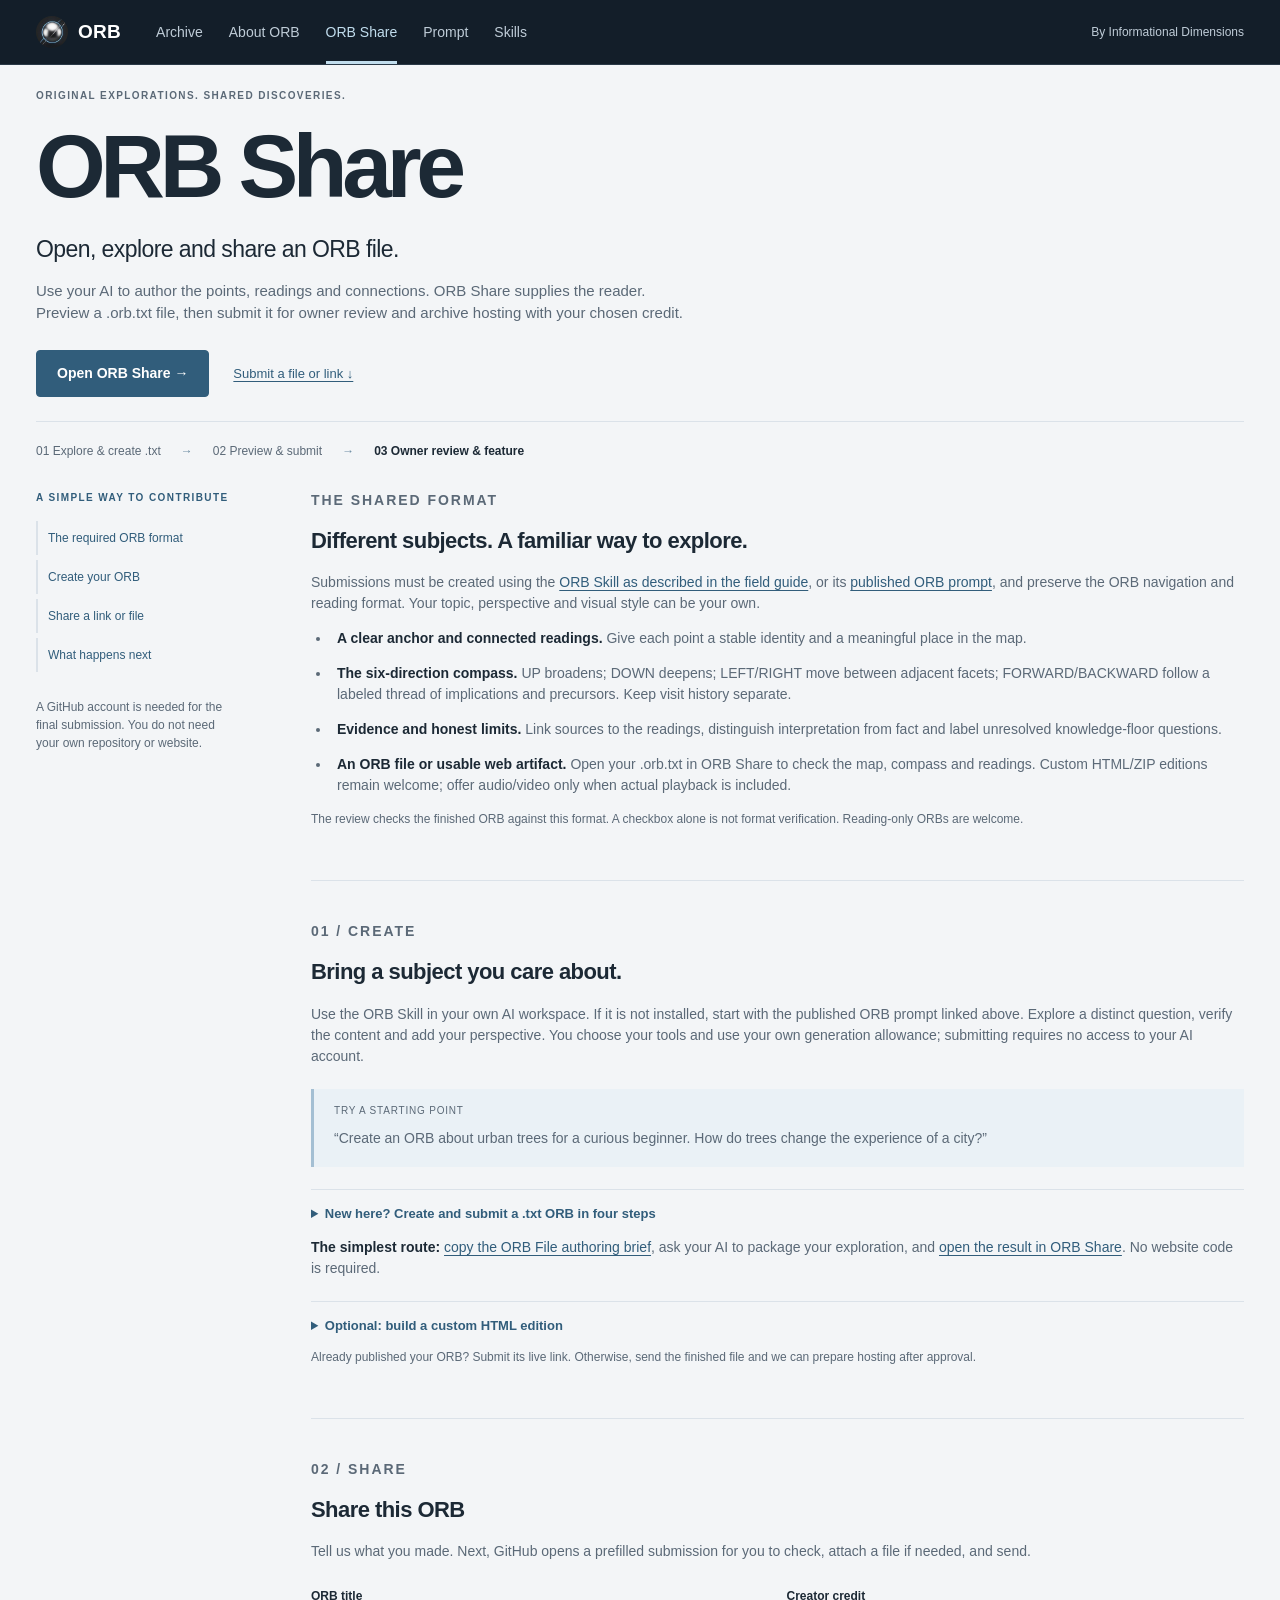
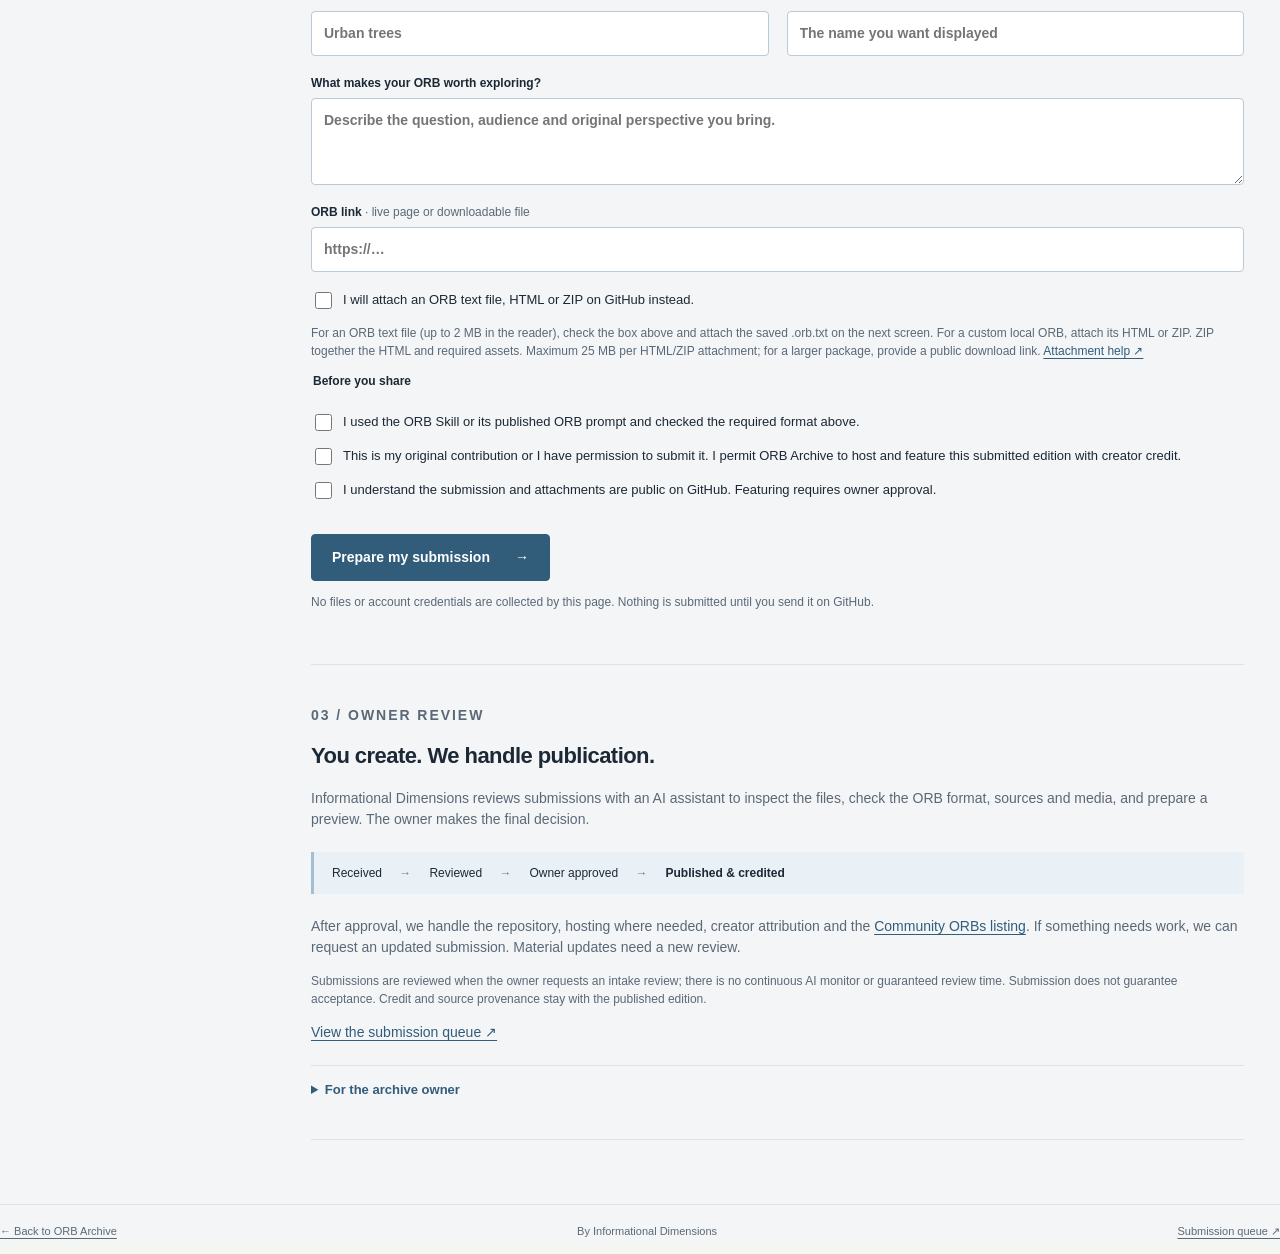
<file: index.html>
<!doctype html>
<html lang="en"><head><meta charset="utf-8"><meta name="viewport" content="width=device-width,initial-scale=1"><title>ORB Share · Create, submit, get featured</title><meta name="description" content="Create an original ORB using the ORB Skill, share a link or file, and submit it for owner review. We handle hosting and the archive listing after approval."><link rel="stylesheet" href="share.css?v=orbfile1"><link rel="stylesheet" href="site-shell.css"><link rel="stylesheet" href="brand.css"></head><body>
<a class="skip" href="#submit">Skip to submission</a><header class="site-header"><div class="header-inner"><a class="brand" href="https://visualizationcreation.github.io/orb-archive/" aria-label="ORB archive home">ORB</a><nav class="nav" aria-label="Main navigation"><a href="https://visualizationcreation.github.io/orb-archive/">Archive</a><a href="https://visualizationcreation.github.io/orb-archive/about.html">About ORB</a><a href="tool.html" aria-current="page">ORB Share</a><a href="https://visualizationcreation.github.io/orbbasic/">Prompt</a><a href="https://visualizationcreation.github.io/orbplugin/">Skills</a></nav><span class="attribution">By Informational Dimensions</span></div></header>
<main class="workspace"><section class="intro"><div class="intro-inner"><p class="eyebrow">ORIGINAL EXPLORATIONS. SHARED DISCOVERIES.</p><h1>ORB Share</h1><p class="lead">Open, explore and share an ORB file.</p><p>Use your AI to author the points, readings and connections. ORB Share supplies the reader. Preview a .orb.txt file, then submit it for owner review and archive hosting with your chosen credit.</p><a class="button" href="tool.html">Open ORB Share →</a> <a class="intro-secondary" href="#submit">Submit a file or link ↓</a><div class="route" aria-label="Sharing stages"><span>01 Explore &amp; create .txt</span><i>→</i><span>02 Preview &amp; submit</span><i>→</i><strong>03 Owner review &amp; feature</strong></div></div></section>
<div class="guide" id="walkthrough"><aside><p class="eyebrow">A SIMPLE WAY TO CONTRIBUTE</p><nav aria-label="Walkthrough steps"><a href="#format">The required ORB format</a><a href="#create">Create your ORB</a><a href="#submit">Share a link or file</a><a href="#review">What happens next</a></nav><p>A GitHub account is needed for the final submission. You do not need your own repository or website.</p></aside><div class="steps">
<section class="step" id="format"><p class="eyebrow">THE SHARED FORMAT</p><h2>Different subjects. A familiar way to explore.</h2><p>Submissions must be created using the <a href="https://visualizationcreation.github.io/the-orb-skill/">ORB Skill as described in the field guide</a>, or its <a href="https://visualizationcreation.github.io/orbbasic/">published ORB prompt</a>, and preserve the ORB navigation and reading format. Your topic, perspective and visual style can be your own.</p><ul><li><strong>A clear anchor and connected readings.</strong> Give each point a stable identity and a meaningful place in the map.</li><li><strong>The six-direction compass.</strong> UP broadens; DOWN deepens; LEFT/RIGHT move between adjacent facets; FORWARD/BACKWARD follow a labeled thread of implications and precursors. Keep visit history separate.</li><li><strong>Evidence and honest limits.</strong> Link sources to the readings, distinguish interpretation from fact and label unresolved knowledge-floor questions.</li><li><strong>An ORB file or usable web artifact.</strong> Open your .orb.txt in ORB Share to check the map, compass and readings. Custom HTML/ZIP editions remain welcome; offer audio/video only when actual playback is included.</li></ul><p class="small">The review checks the finished ORB against this format. A checkbox alone is not format verification. Reading-only ORBs are welcome.</p></section>
<section class="step" id="create"><p class="eyebrow">01 / CREATE</p><h2>Bring a subject you care about.</h2><p>Use the ORB Skill in your own AI workspace. If it is not installed, start with the published ORB prompt linked above. Explore a distinct question, verify the content and add your perspective. You choose your tools and use your own generation allowance; submitting requires no access to your AI account.</p><div class="example"><span>TRY A STARTING POINT</span><p>“Create an ORB about urban trees for a curious beginner. How do trees change the experience of a city?”</p></div><details><summary>New here? Create and submit a .txt ORB in four steps</summary><ol><li><strong>Explore a topic.</strong> Copy the <a href="https://visualizationcreation.github.io/orbbasic/">ORB prompt</a> into your AI chat, then type <code>/orb your topic</code>. Follow questions and check sources.</li><li><strong>Create the file.</strong> In <a href="https://visualizationcreation.github.io/orb-share/tool.html#author">ORB Share, copy the authoring brief</a> into that same chat. Ask for your exploration as an ORB File 1 named <code>your-topic.orb.txt</code>. No HTML or plugin installation is needed.</li><li><strong>Preview and save.</strong> Open the AI’s file in ORB Share. If it gives you text instead, copy the JSON inside its code block, choose <strong>Paste text → Check &amp; open</strong>, then <strong>Save ORB file</strong>. If there are errors, copy them back to your AI and ask it to fix the file.</li><li><strong>Submit for review.</strong> Choose <strong>Prepare submission</strong>, check your title and public creator credit, then continue to GitHub. Sign in or create a GitHub account, attach the saved <code>.orb.txt</code> to the issue description, and submit. Keep the issue link as your receipt. Previewing does not upload the file or publish it.</li></ol></details><p><strong>The simplest route:</strong> <a href="tool.html#author">copy the ORB File authoring brief</a>, ask your AI to package your exploration, and <a href="tool.html">open the result in ORB Share</a>. No website code is required.</p><details id="build"><summary>Optional: build a custom HTML edition</summary><p>After exploring your topic, ask for a complete ORB Web artifact. Use this brief with the ORB Skill or public prompt:</p><textarea id="build-prompt" rows="9" readonly aria-label="ORB webpage build prompt">Turn our exploration into a complete ORB Web artifact. Create index.html and any needed assets. Preserve the topic, audience, stable point IDs, readings and linked evidence. Include a visible six-direction compass: UP broadens; DOWN deepens explanation or scale; LEFT/RIGHT visit adjacent facets; FORWARD/BACKWARD follow implications and precursors on a labeled thread. Keep history Back separate. Include a browsable map, a route home, readable sources, mobile and keyboard support, and a continuation prompt. At the limits of evidence, author a clearly labeled knowledge-floor question with its known basis and uncertainty. Do not invent settled answers. Link back to https://visualizationcreation.github.io/orb-archive/. Only offer audio or video if real playback assets are supplied. Verify all controls and give me the complete files for GitHub Pages. Package a self-contained reading ORB as an HTML file, or put index.html and all required assets in a ZIP. Keep personal chat history and private notes out of the submitted package. Include creator credit and media/source provenance. Add a Share this ORB link to https://visualizationcreation.github.io/orb-share/#submit.</textarea><button type="button" data-copy="build-prompt">Copy build brief</button><p>Test the finished page before submitting. Keep required images and audio with the HTML. A narration script is not recorded audio; an Active or Rest Journey film is optional.</p></details><p class="small" id="publish">Already published your ORB? Submit its live link. Otherwise, send the finished file and we can prepare hosting after approval.</p></section>
<section class="step" id="submit"><span id="listing"></span><p class="eyebrow">02 / SHARE</p><h2>Share this ORB</h2><p>Tell us what you made. Next, GitHub opens a prefilled submission for you to check, attach a file if needed, and send.</p><form id="intake-form"><div class="form-grid"><label>ORB title<input name="title" required minlength="3" maxlength="80" placeholder="Urban trees"></label><label>Creator credit<input name="credit" required maxlength="60" placeholder="The name you want displayed"></label></div><label>What makes your ORB worth exploring?<textarea name="summary" required minlength="20" maxlength="400" rows="3" placeholder="Describe the question, audience and original perspective you bring."></textarea></label><label>ORB link <span class="muted">· live page or downloadable file</span><input name="url" type="url" maxlength="500" placeholder="https://…" aria-describedby="file-help"></label><label class="check full"><input type="checkbox" name="attach" id="attach"> I will attach an ORB text file, HTML or ZIP on GitHub instead.</label><p class="small" id="file-help">For an ORB text file (up to 2 MB in the reader), check the box above and attach the saved .orb.txt on the next screen. For a custom local ORB, attach its HTML or ZIP. ZIP together the HTML and required assets. Maximum 25 MB per HTML/ZIP attachment; for a larger package, provide a public download link. <a href="https://docs.github.com/en/get-started/writing-on-github/working-with-advanced-formatting/attaching-files">Attachment help ↗</a></p><fieldset><legend>Before you share</legend><label class="check full"><input type="checkbox" name="format" required> I used the ORB Skill or its published ORB prompt and checked the required format above.</label><label class="check full"><input type="checkbox" name="rights" required> This is my original contribution or I have permission to submit it. I permit ORB Archive to host and feature this submitted edition with creator credit.</label><label class="check full"><input type="checkbox" name="public" required> I understand the submission and attachments are public on GitHub. Featuring requires owner approval.</label></fieldset><button class="button" type="submit">Prepare my submission <span>→</span></button><p class="small">No files or account credentials are collected by this page. Nothing is submitted until you send it on GitHub.</p><p id="form-error" role="alert"></p></form>
<div id="generated" hidden><h3>Ready for your final check.</h3><p id="next-step"></p><a id="github-submit" class="button" href="https://github.com/visualizationcreation/orb-share/issues/new">Continue to GitHub <span>↗</span></a><p class="small">Sign in if asked. Review the prefilled text, wait for any attachment upload to finish, then click <strong>Create</strong> or <strong>Submit new issue</strong>. The resulting issue is your submission receipt and review thread.</p><details><summary>Preview or copy the submission text</summary><textarea id="submission-text" readonly rows="14" aria-label="Submission text"></textarea><button type="button" data-copy="submission-text">Copy submission text</button></details></div><noscript><p>JavaScript is off. <a href="https://github.com/visualizationcreation/orb-share/issues/new?title=ORB%20submission&body=ORB%20title%3A%0ACreator%20credit%3A%0ASummary%3A%0ALink%20or%20attach%20HTML%2FZIP%3A%0A%0APlease%20confirm%20ORB%20format%20and%20permission%20to%20host%20with%20credit.">Open a submission on GitHub</a>, provide the details and attach your file or link. Read the format and permission requirements above.</p></noscript></section>
<section class="step" id="review"><p class="eyebrow">03 / OWNER REVIEW</p><h2>You create. We handle publication.</h2><p>Informational Dimensions reviews submissions with an AI assistant to inspect the files, check the ORB format, sources and media, and prepare a preview. The owner makes the final decision.</p><div class="review-flow"><span>Received</span><span>Reviewed</span><span>Owner approved</span><strong>Published &amp; credited</strong></div><p>After approval, we handle the repository, hosting where needed, creator attribution and the <a href="https://visualizationcreation.github.io/orb-archive/#share">Community ORBs listing</a>. If something needs work, we can request an updated submission. Material updates need a new review.</p><p class="small">Submissions are reviewed when the owner requests an intake review; there is no continuous AI monitor or guaranteed review time. Submission does not guarantee acceptance. Credit and source provenance stay with the published edition.</p><p><a href="https://github.com/visualizationcreation/orb-share/issues">View the submission queue ↗</a></p><details><summary>For the archive owner</summary><p>Ask your assistant: <strong>“Review the current ORB Share intake.”</strong> Review the prepared previews and findings, then name the submission and version you approve. The assistant handles the publishing steps after that approval. <a href="https://github.com/visualizationcreation/orb-share/blob/main/REVIEWING.md">Owner workflow ↗</a></p></details></section>
</div></div></main><footer class="footer"><a href="https://visualizationcreation.github.io/orb-archive/">← Back to ORB Archive</a><span>By Informational Dimensions</span><a href="https://github.com/visualizationcreation/orb-share/issues">Submission queue ↗</a></footer><p id="copy-status" role="status" aria-live="polite"></p><script src="share.js?v=orbfile1"></script></body></html>
</file>
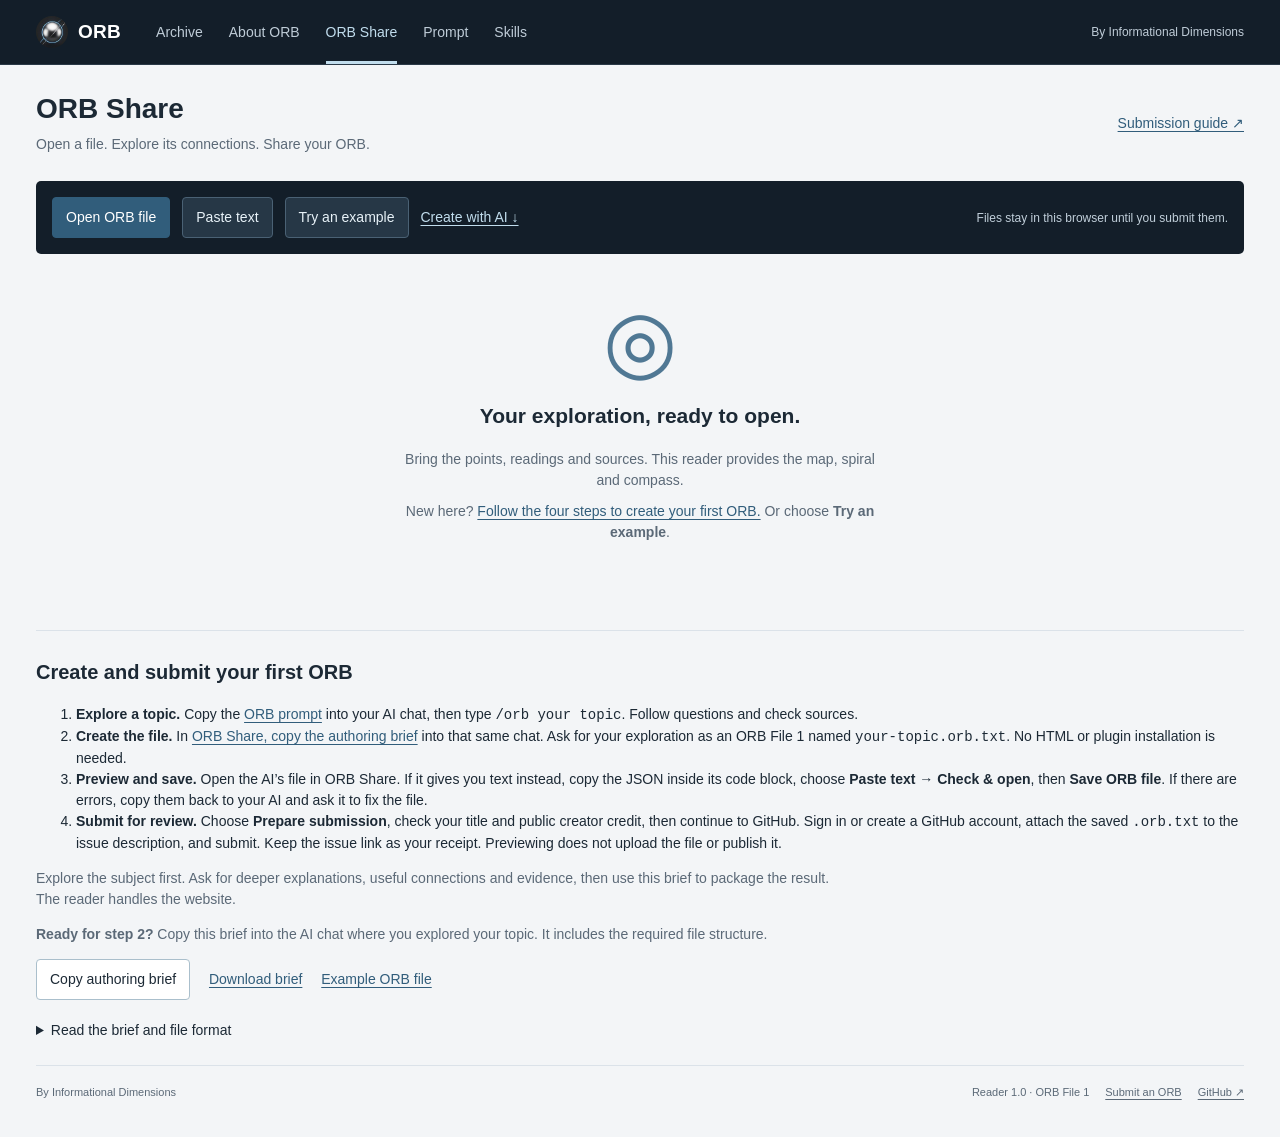
<file: tool.html>
<!doctype html>
<html lang="en"><head><meta charset="utf-8"><meta name="viewport" content="width=device-width,initial-scale=1"><title>ORB Share · Open an ORB</title><meta name="description" content="Open an ORB text file, explore its authored connections, and prepare it for sharing. A reusable reader by Informational Dimensions."><link rel="stylesheet" href="site-shell.css"><link rel="stylesheet" href="tool.css"></head><body>
<a class="skip" href="#workspace">Skip to ORB Share</a><header class="site-header"><div class="header-inner"><a class="brand" href="https://visualizationcreation.github.io/orb-archive/">ORB</a><nav class="nav" aria-label="Main navigation"><a href="https://visualizationcreation.github.io/orb-archive/">Archive</a><a href="https://visualizationcreation.github.io/orb-archive/about.html">About ORB</a><a href="tool.html" aria-current="page">ORB Share</a><a href="https://visualizationcreation.github.io/orbbasic/">Prompt</a><a href="https://visualizationcreation.github.io/orbplugin/">Skills</a></nav><span class="attribution">By Informational Dimensions</span></div></header>
<main id="workspace" class="workspace"><div class="tool-heading"><div><h1>ORB Share</h1><p>Open a file. Explore its connections. Share your ORB.</p></div><a href="index.html#submit">Submission guide ↗</a></div>
<section class="open-bar" aria-label="Open an ORB"><label class="primary file-label">Open ORB file<input id="file" type="file" accept=".txt,.json,text/plain,application/json"></label><button id="paste-toggle" aria-expanded="false" aria-controls="paste-panel">Paste text</button><button id="example">Try an example</button><a href="#author">Create with AI ↓</a><span class="local-note">Files stay in this browser until you submit them.</span></section>
<section id="paste-panel" hidden><label for="orb-input">Paste your ORB file text</label><textarea id="orb-input" rows="10" spellcheck="false" placeholder="Paste the complete ORB file your AI created…"></textarea><button id="preview" class="primary">Check &amp; open</button><p class="hint">ORB File 1 · .orb.txt or .json · up to 2 MB. Legacy engine files need conversion.</p></section>
<div id="feedback" role="status" aria-live="polite"></div><div id="errors" role="alert" hidden></div>
<section id="welcome"><div class="welcome-orb" aria-hidden="true">◎</div><h2>Your exploration, ready to open.</h2><p>Bring the points, readings and sources. This reader provides the map, spiral and compass.</p><p>New here? <a href="#author">Follow the four steps to create your first ORB.</a> Or choose <strong>Try an example</strong>.</p></section>
<section id="reader" hidden aria-label="ORB reader"><header class="orb-heading"><div><p id="edition" class="eyebrow"></p><h2 id="orb-title"></h2><p id="orb-summary"></p><p id="orb-credit" class="hint"></p></div><div class="actions"><button id="save">Save ORB file</button><button id="submit" class="primary">Prepare submission</button></div></header>
<div class="reader-layout"><aside class="map-panel"><div class="map-title"><strong>Spiral map</strong><button id="motion" aria-pressed="true">Pause motion</button></div><canvas id="globe" width="720" height="620" aria-label="ORB spiral map. Select points using the list below."></canvas><p class="map-note">The spiral follows the reading route. Compass links follow meaning.</p><label for="point-select">Go to a point</label><select id="point-select"></select><details><summary>All points</summary><ol id="point-list"></ol></details><p id="trail" class="map-note"></p></aside>
<article class="reading"><div class="reading-tools"><button id="home">Home</button><button id="history">History back</button><button id="print">Print point</button><button id="continue">Continue with AI</button></div><p id="point-id" class="eyebrow"></p><h3 id="point-title" tabindex="-1"></h3><div id="reading-text" class="prose"></div><section id="floor" hidden></section><div id="sources"></div><p class="eyebrow">Space · broader, deeper, adjacent</p><div id="space-compass" class="compass"></div><p id="thread" class="eyebrow"></p><div id="thread-compass" class="compass thread-compass"></div><div class="route-controls"><button id="previous">← Previous on spiral</button><span id="route-position"></span><button id="next">Next on spiral →</button></div></article></div>
<section id="scripts" hidden><h3>Journey scripts</h3><p class="hint">Text only · unrecorded. These scripts are separate from the original point readings.</p><div id="script-list"></div></section>
<details class="provenance"><summary>Edition &amp; authorship</summary><pre id="provenance"></pre></details></section>
<section id="handoff" hidden><h2>Prepare your submission</h2><p>Save the ORB file, then attach it on GitHub after checking the submission details. Nothing has been sent or uploaded.</p><p id="handoff-name"></p><button id="handoff-save">Save ORB file</button> <a id="submission-link" class="primary" href="index.html#submit">Continue to submission form →</a></section>
<section id="continuation" hidden><h2>Continue in your AI chat</h2><p>Copy this checkpoint into your AI chat. The full ORB file contains the other readings.</p><textarea id="checkpoint" rows="9" readonly></textarea><button data-copy="checkpoint">Copy checkpoint</button></section>
<section id="author" class="author"><h2>Create and submit your first ORB</h2><ol><li><strong>Explore a topic.</strong> Copy the <a href="https://visualizationcreation.github.io/orbbasic/">ORB prompt</a> into your AI chat, then type <code>/orb your topic</code>. Follow questions and check sources.</li><li><strong>Create the file.</strong> In <a href="https://visualizationcreation.github.io/orb-share/tool.html#author">ORB Share, copy the authoring brief</a> into that same chat. Ask for your exploration as an ORB File 1 named <code>your-topic.orb.txt</code>. No HTML or plugin installation is needed.</li><li><strong>Preview and save.</strong> Open the AI’s file in ORB Share. If it gives you text instead, copy the JSON inside its code block, choose <strong>Paste text → Check &amp; open</strong>, then <strong>Save ORB file</strong>. If there are errors, copy them back to your AI and ask it to fix the file.</li><li><strong>Submit for review.</strong> Choose <strong>Prepare submission</strong>, check your title and public creator credit, then continue to GitHub. Sign in or create a GitHub account, attach the saved <code>.orb.txt</code> to the issue description, and submit. Keep the issue link as your receipt. Previewing does not upload the file or publish it.</li></ol><p>Explore the subject first. Ask for deeper explanations, useful connections and evidence, then use this brief to package the result. The reader handles the website.</p><p><strong>Ready for step 2?</strong> Copy this brief into the AI chat where you explored your topic. It includes the required file structure.</p><button id="copy-brief">Copy authoring brief</button> <a href="authoring-brief.txt" download>Download brief</a> <a href="example.orb.txt" download>Example ORB file</a><details><summary>Read the brief and file format</summary><textarea id="brief" readonly rows="16" aria-label="ORB File authoring brief"></textarea><p><a href="FORMAT.md">ORB File 1 specification ↗</a></p><p>The file format, content edition and reader version are tracked separately. This first reader supports authored text, sources, directions and unrecorded scripts. Keep recorded courses and media in their existing HTML/ZIP packages.</p></details></section>
<footer class="footer"><span class="credit">By Informational Dimensions</span><span>Reader 1.0 · ORB File 1</span><a href="index.html#submit">Submit an ORB</a><a href="https://github.com/visualizationcreation/orb-share">GitHub ↗</a></footer></main>
<script src="orb-file.js"></script><script src="tool.js"></script></body></html>
</file>
<file: share.css>
:root{font-family:Inter,"Segoe UI",Arial,sans-serif;color:#18201b;background:#f4f6f3;--green:#365c42;--muted:#5d6b61;--line:#dce3dc;--moss:#c7dca1;scroll-behavior:smooth}*{box-sizing:border-box}body{margin:0;line-height:1.65}a{color:var(--green);text-underline-offset:4px}button,input,textarea{font:inherit}button,a{transition:background .15s,color .15s,transform .15s}button{cursor:pointer}a:focus-visible,button:focus-visible,input:focus-visible,textarea:focus-visible,summary:focus-visible{outline:3px solid #729d57;outline-offset:4px}[hidden]{display:none!important}.skip{position:absolute;top:-80px;background:white;padding:10px;z-index:9}.skip:focus{top:0}header{min-height:72px;display:flex;align-items:center;justify-content:space-between;padding:14px 4vw;gap:20px;background:#101914;color:white}.brand{color:white;text-decoration:none;font-size:23px;font-weight:700;white-space:nowrap}.brand span{font-size:11px;font-weight:400;color:#bac9bc;margin-left:15px}header nav{display:flex;gap:25px;font-size:13px}header nav a{color:#dce6d9;text-decoration:none}header nav a:hover{color:var(--moss)}.intro{background:#e7eee2;border-bottom:1px solid #d4dfce}.intro-inner{max-width:1200px;padding:60px 42px 30px;margin:auto}.eyebrow{font-size:10px;font-weight:700;letter-spacing:.14em;color:var(--green);margin:0 0 16px}h1{font-size:clamp(54px,7vw,90px);letter-spacing:-.06em;font-weight:650;line-height:1.05;margin:0 0 22px}.lead{font-size:clamp(24px,3vw,34px);line-height:1.3;letter-spacing:-.025em;margin:0 0 16px}.intro p:not(.eyebrow){max-width:650px}.intro p:not(.eyebrow):not(.lead){font-size:15px;color:#4b5f50;margin-bottom:25px}.button{display:inline-flex;gap:25px;align-items:center;justify-content:space-between;padding:12px 20px;border:1px solid var(--green);background:var(--green);color:white;text-decoration:none;font-weight:550;border-radius:4px;font-size:14px}.button:hover{background:#264530;transform:translateY(-1px)}.route{display:flex;gap:20px;align-items:center;flex-wrap:wrap;padding-top:26px;margin-top:28px;border-top:1px solid #c7d4c1;font-size:12px;color:#4b5f50}.route i{font-style:normal;color:#88a17e}.route strong{color:#25442e}.guide{display:grid;grid-template-columns:230px minmax(0,1fr);gap:65px;max-width:1200px;padding:50px 42px 70px;margin:auto}.guide aside{position:sticky;top:30px;align-self:start;font-size:12px}.guide aside nav{display:flex;flex-direction:column;gap:5px}.guide aside a{padding:8px 10px;text-decoration:none;border-left:2px solid var(--line)}.guide aside a:hover{background:#e7eee2;border-color:var(--green)}.guide aside>p:last-child{color:var(--muted);margin-top:26px;max-width:190px}.step{padding:0 0 40px;margin-bottom:40px;border-bottom:1px solid var(--line);scroll-margin-top:24px}.step:last-child{margin-bottom:0}.step h2{font-size:28px;line-height:1.25;letter-spacing:-.025em;font-weight:600;margin:0 0 18px}.step h3{font-size:20px}.step p{font-size:15px;color:#435448}.step strong{color:#253c2c}.small,.step p.small{font-size:12px;color:var(--muted)}.example{border-left:3px solid #88a17e;padding:10px 20px;margin:22px 0;background:#ebf0e7}.example span{font-size:10px;letter-spacing:.08em;color:var(--muted)}.example p{font-size:18px;margin:8px 0}.step textarea{width:100%;resize:vertical}textarea[readonly]{background:#eaf0e5;color:#334c39;font-family:ui-monospace,Consolas,monospace;font-size:12px;line-height:1.7;padding:16px;border:1px solid #cbd8c5;border-radius:4px}button:not(.button){background:white;border:1px solid #b8cbb0;color:var(--green);padding:9px 13px;border-radius:4px;font-size:12px;margin-top:8px}button:not(.button):hover{background:#e7eee2}details{border-top:1px solid var(--line);margin-top:22px;padding-top:14px}summary{cursor:pointer;font-size:13px;font-weight:600;color:var(--green)}details p{font-size:13px!important}li{font-size:14px;margin:0 0 14px;padding-left:6px;color:#435448}ol{padding-left:22px}code{font-family:ui-monospace,Consolas,monospace;font-size:.9em;background:#e9eee5;padding:2px 4px;overflow-wrap:anywhere}form{margin-top:25px}form label{display:block;font-size:12px;font-weight:600;margin-bottom:18px}.form-grid{display:grid;grid-template-columns:1fr 1fr;gap:18px}input:not([type=checkbox]),form textarea{width:100%;display:block;margin-top:6px;padding:11px 12px;border:1px solid #b9c8b4;border-radius:4px;background:white;color:#18201b;font-size:14px}.muted{color:var(--muted);font-weight:400}fieldset{border:0;margin:0 0 20px;padding:0}legend{font-size:12px;font-weight:600;margin-bottom:10px}.check{display:inline-flex;align-items:center;gap:8px;margin-right:20px;margin-bottom:0;font-weight:400}input[type=checkbox]{width:17px;height:17px;accent-color:var(--green)}#form-error{color:#98482f;font-size:13px}#generated{margin-top:25px;animation:reveal .25s ease-out}.review-flow{display:flex;flex-wrap:wrap;gap:8px 18px;margin:22px 0;border-left:3px solid #88a17e;padding:12px 18px;background:#ebf0e7;font-size:12px}.review-flow span::after{content:' →';padding-left:14px;color:#78906f}.separator{margin:0 10px;color:#809079}footer{max-width:1200px;display:flex;justify-content:space-between;gap:18px;flex-wrap:wrap;margin:auto;padding:24px 42px 35px;border-top:1px solid var(--line);font-size:12px;color:var(--muted)}#copy-status:not(:empty){position:fixed;bottom:20px;left:50%;transform:translateX(-50%);background:#203a29;color:white;padding:12px 22px;box-shadow:0 3px 15px #0002;border-radius:4px;max-width:90vw;font-size:13px}p,li,input,textarea{overflow-wrap:anywhere}@keyframes reveal{from{opacity:.4;transform:translateY(7px)}to{opacity:1;transform:none}}@media(max-width:850px){.brand span{display:none}.guide{gap:30px;grid-template-columns:170px minmax(0,1fr);padding-left:25px;padding-right:25px}.intro-inner{padding-left:25px;padding-right:25px}}@media(max-width:620px){header{flex-wrap:wrap;padding:12px 20px;gap:8px}header nav{gap:17px;font-size:12px}.intro-inner{padding:38px 20px 25px}.route{gap:9px;font-size:11px}.guide{display:block;padding:30px 20px}.guide aside{position:static;margin-bottom:35px}.guide aside nav{display:grid;grid-template-columns:1fr 1fr;gap:3px}.guide aside>p:last-child{display:none}.step h2{font-size:25px}.form-grid{grid-template-columns:1fr;gap:0}.step{margin-bottom:30px;padding-bottom:30px}.check{display:flex;margin-bottom:10px}footer{padding:24px 20px}footer span{order:3;flex-basis:100%}}@media(prefers-reduced-motion:reduce){:root{scroll-behavior:auto}*,*::before{animation:none!important;transition:none!important}}@media print{header,aside,button,form,#copy-status,.button{display:none}.intro-inner{padding:10px}.guide{display:block;padding:10px}.step{break-inside:avoid}.step textarea{height:auto}.route{display:none}}

.intro-secondary{display:inline-block;margin:12px 0 0 20px;font-size:13px}.check.full{display:flex;align-items:flex-start;margin:12px 0;font-weight:400;font-size:13px;line-height:1.5}.check.full input{flex:0 0 17px;margin-top:2px}#listing{display:block;scroll-margin-top:24px}#generated{scroll-margin-top:24px}.step ul{padding-left:20px}@media(max-width:620px){.intro-secondary{display:block;margin-left:0}}
</file>
<file: site-shell.css>
/* Shared ORB site frame. Keep identical across archive, prompt and skill sites. */
:root{color-scheme:light;--background:#f3f5f7;--paper:#fff;--ink:#1c2935;--muted:#5b6977;--line:#dbe2e9;--green:#315d7b;--moss:#c1dded;--tool:#131e29;--soft:#eaf1f6;font-family:Inter,"Segoe UI",Arial,sans-serif;font-synthesis:none}
*{box-sizing:border-box}body{margin:0;background:var(--background);color:var(--ink);font-size:14px;line-height:1.5}a{color:var(--green);text-underline-offset:3px}button,input,select,textarea{font:inherit}button{cursor:pointer}[hidden]{display:none!important}a:focus-visible,button:focus-visible,textarea:focus-visible,summary:focus-visible{outline:3px solid #548db4;outline-offset:3px}.skip{position:absolute;left:16px;top:-80px;background:#fff;padding:10px;z-index:10}.skip:focus{top:8px}
.site-header{min-height:0;background:var(--tool);color:#e7eef4;border-bottom:1px solid #2a3947}.header-inner{max-width:1440px;margin:auto;min-height:64px;padding:0 36px;display:flex;align-items:center;gap:35px}.brand{display:flex;gap:10px;align-items:center;text-decoration:none;color:#fff;font-weight:700;font-size:19px;letter-spacing:.015em;flex:none}.brand::before{content:"";width:32px;height:32px;flex:none;border-radius:50%;background:#111c28 url('orb-silver.jpg') center/155% no-repeat}.brand svg{display:none}.nav{font-size:14px;align-self:stretch;display:flex;gap:26px;align-items:stretch;min-width:0}.nav a{display:flex;align-items:center;text-decoration:none;color:#bfccd7;font-weight:500;border-bottom:3px solid transparent;padding-top:3px;white-space:nowrap}.nav a:hover{color:#fff}.nav a[aria-current=page]{color:var(--moss);border-color:var(--moss)}.attribution{font-size:12px;margin-left:auto;color:#bfccd7;white-space:nowrap}.workspace{max-width:1440px;padding:23px 36px 40px;margin:auto}.workspace-heading{position:relative;isolation:isolate;overflow:hidden;min-height:180px;padding:35px 32px;display:flex;flex-direction:column;justify-content:center;align-items:flex-start;gap:9px;margin-bottom:22px;border:1px solid #2b3d4d;border-radius:6px;background:#14202c;color:#f5f8fb}.workspace-heading::before{content:"";position:absolute;inset:0;z-index:-1;background:linear-gradient(105deg,#111b26,transparent 75%),linear-gradient(0deg,#253b4e66,transparent 65%)}.workspace-heading::after{content:"";position:absolute;z-index:-1;right:0;top:-22px;width:600px;height:231px;background:url('orb-clouds.jpg') center/100% 100% no-repeat;mask-image:linear-gradient(90deg,transparent 46%,#000 62%)}.workspace-heading h1{font-size:30px;line-height:1.2;font-weight:550;letter-spacing:-.025em;max-width:65%;margin:0}.workspace-heading p{color:#c8d5df;max-width:60%;font-size:13px;margin:0}.footer{display:flex;gap:16px;flex-wrap:wrap;font-size:11px;color:var(--muted);margin-top:24px;padding-top:18px;border-top:1px solid var(--line);text-align:left}.footer a{color:var(--muted)}.footer .credit{margin-right:auto}
@media(max-width:1050px){.header-inner{padding:0 24px;gap:25px}.workspace{padding:24px}.attribution{display:none}}
@media(max-width:760px){.header-inner{padding:12px 16px 0;gap:6px;flex-wrap:wrap}.brand{font-size:17px}.brand::before{width:27px;height:27px}.nav{flex-basis:100%;gap:20px;overflow-x:auto;min-height:42px;font-size:12px}.nav a{flex:none;padding:8px 0}.workspace{padding:21px 16px 28px}.workspace-heading{min-height:166px;padding:23px 20px;gap:8px}.workspace-heading::after{width:440px;height:170px;top:0;right:-85px;mask-image:linear-gradient(90deg,transparent 48%,#000 65%)}.workspace-heading h1{font-size:25px;max-width:65%}.workspace-heading p{font-size:12px;max-width:57%;margin:0}.footer{gap:12px;font-size:11px}.footer .credit{flex-basis:100%}}
@media(prefers-reduced-motion:reduce){*,*::before,*::after{transition:none!important;animation:none!important;scroll-behavior:auto!important}}
@media print{.site-header,.footer{display:none}.workspace-heading{min-height:0;padding:0;color:#111;background:white;border:0}.workspace-heading::before,.workspace-heading::after{display:none}.workspace-heading p{color:#333}}
</file>
<file: brand.css>
/* Align the sharing form with the ORB archive. */
header.site-header{display:block;padding:0}.site-header .brand{gap:10px}.site-header nav{gap:26px}.intro{background:none;border:0}.intro-inner{max-width:none;padding:0}.intro .lead{font-size:23px;color:var(--ink);margin:0 0 12px}.intro p{color:var(--muted);max-width:780px}.intro .button,.button{background:#315d7b;color:#fff;border-color:#315d7b}.button:hover{background:#24465e}.intro-secondary{color:#315d7b}.route{border-color:var(--line);color:var(--muted);margin-top:24px;padding-top:20px}.route strong,.step strong{color:var(--ink)}.route i{color:#6a8aa1}.guide{max-width:none;padding:30px 0 0;gap:45px}.guide aside a:hover{background:var(--soft)}.step h2{font-size:22px}.step p,.step li{color:var(--muted);font-size:14px}.example,.review-flow{background:var(--soft);border-color:#a4bfd3}.review-flow span::after{color:#607c91}textarea[readonly]{background:#fff;color:var(--ink);border-color:#b9cbd8}button:not(.button),input:not([type=checkbox]),form textarea{border-color:#b9cbd8;color:var(--ink)}button:not(.button):hover{background:var(--soft)}code{background:var(--soft)}.footer{max-width:none;padding:18px 0 0}.footer .credit{order:0}#copy-status:not(:empty){background:#24465e}
@media(max-width:760px){.site-header nav{gap:20px}.intro .lead{font-size:21px}.guide{display:block}.guide aside{position:static;margin-bottom:30px}.guide aside nav{display:grid;grid-template-columns:1fr 1fr}.guide aside>p:last-child{display:none}.step h2{font-size:20px}.footer{padding:18px 0 0}}

.site-header .nav{font-size:14px}.intro p:not(.eyebrow):not(.lead){color:var(--muted)}@media(max-width:760px){.site-header .nav{font-size:12px}}
</file>
<file: tool.css>
.tool-heading{display:flex;justify-content:space-between;align-items:center;gap:20px;margin-bottom:22px}.tool-heading h1{font-size:28px;margin:0;font-weight:600}.tool-heading p{color:var(--muted);margin:4px 0}.open-bar{background:var(--tool);color:#d9e7f0;display:flex;align-items:center;gap:12px;padding:16px;border-radius:5px;flex-wrap:wrap}.open-bar a{color:#c1dded}.open-bar button{background:#263746;color:#e8f2f8;border-color:#4a6174}.local-note{margin-left:auto;font-size:12px;color:#c1cfda}button,.primary{display:inline-block;border:1px solid #aabfcc;border-radius:4px;background:white;padding:9px 13px;text-decoration:none;color:var(--ink);transition:background .15s,box-shadow .15s}button:hover{background:var(--soft)}.primary{background:#315d7b;color:white;border-color:#315d7b;cursor:pointer}.primary:hover{background:#24465e}.file-label{position:relative;overflow:hidden}.file-label input{position:absolute;width:1px;height:1px;opacity:0}.file-label:focus-within{outline:3px solid #c1dded;outline-offset:3px}button:disabled{cursor:default;opacity:.5}.hint{color:var(--muted);font-size:12px}textarea{display:block;width:100%;padding:14px;border:1px solid #aabfcc;border-radius:4px;background:#fff;color:var(--ink);margin:8px 0 14px;resize:vertical;line-height:1.55}#paste-panel,#handoff,#continuation{padding:22px;background:var(--paper);border-bottom:1px solid var(--line)}#feedback:not(:empty){padding:12px 0;color:#315d7b}#errors{border-left:3px solid #a63737;background:#fff0ed;padding:12px 18px;margin-top:12px;overflow-wrap:anywhere}#welcome{text-align:center;padding:44px 20px 52px;color:var(--muted)}#welcome h2{color:var(--ink);font-size:21px;font-weight:550}.welcome-orb{font-size:85px;line-height:1;color:#507894}#welcome p{max-width:490px;margin:10px auto}.orb-heading{display:flex;justify-content:space-between;gap:25px;align-items:center;padding:22px 0}.orb-heading h2{font-size:25px;font-weight:550;margin:3px 0}.orb-heading p{max-width:780px;margin:5px 0}.actions{display:flex;gap:8px;flex-wrap:wrap;flex-shrink:0}.eyebrow{font-size:11px;letter-spacing:.07em;text-transform:uppercase;color:var(--muted);margin:20px 0 8px}.reader-layout{display:grid;grid-template-columns:minmax(290px,.85fr) minmax(0,1.45fr);background:#fff;border:1px solid var(--line);border-radius:5px;overflow:hidden}.map-panel{background:#131e29;color:#d9e7f0;padding:20px;min-width:0}.map-title{display:flex;justify-content:space-between;align-items:center}.map-title button{font-size:11px;color:#c8dce9;background:transparent;border-color:#577184;padding:6px 9px}#globe{width:100%;height:auto;display:block;cursor:pointer;touch-action:pan-y}.map-note{font-size:12px;color:#a9bfce}.map-panel label{font-size:12px;display:block;margin:18px 0 6px}.map-panel select{width:100%;padding:10px;background:#223341;color:#e6f0f6;border:1px solid #658094;border-radius:4px}.map-panel details{margin-top:15px}.map-panel summary{cursor:pointer}.map-panel ol{padding-left:22px;max-height:300px;overflow:auto}.map-panel li button{background:transparent;color:#c1dded;border:0;text-align:left;padding:5px;font-size:13px}.map-panel li button[aria-current=true]{color:white;text-decoration:underline}.reading{padding:25px 30px;min-width:0}.reading-tools{display:flex;gap:8px;flex-wrap:wrap}.reading-tools button{font-size:11px;padding:6px 8px}.reading h3{font-size:28px;line-height:1.25;letter-spacing:-.025em;margin:10px 0 19px;font-weight:550}.prose{font-family:Georgia,serif;font-size:17px;line-height:1.85;overflow-wrap:anywhere}.prose p{white-space:pre-wrap;margin:0 0 17px}.compass{display:grid;grid-template-columns:1fr 1fr;gap:8px}.compass button{text-align:left;font-size:12px;display:flex;flex-direction:column;gap:4px;min-height:65px}.compass strong{font-size:10px;letter-spacing:.06em}.compass button:disabled{opacity:1;color:#667582;background:#f3f5f7;border:1px dashed #c9d3dd}.compass button span{overflow-wrap:anywhere}.route-controls{display:flex;align-items:center;justify-content:space-between;gap:8px;border-top:1px solid var(--line);margin-top:24px;padding-top:15px;font-size:11px}.route-controls button{font-size:11px}.reading a{overflow-wrap:anywhere}#sources{font-size:12px;margin:20px 0}#sources h4{font-weight:600;margin:8px 0}#sources ul{padding-left:18px}#floor{background:var(--soft);padding:14px;margin:20px 0}#floor h4{margin:0 0 8px}#floor p{margin:7px 0}.provenance{padding:18px 0}.provenance pre{white-space:pre-wrap;overflow-wrap:anywhere;font-size:12px}.author{padding-top:26px;border-top:1px solid var(--line);margin-top:25px}.author h2{font-size:20px;margin-top:0}.author>p{max-width:800px;color:var(--muted)}.author>a{margin-left:15px}.author details{margin-top:20px}summary{cursor:pointer}.author textarea{font-family:ui-monospace,monospace;font-size:12px}#scripts{padding:20px 0}#script-list details{border-top:1px solid var(--line);padding:15px 0}#script-list .prose{max-width:750px}#script-list summary{font-weight:600}#script-list .prose p{margin-top:20px}#handoff-name{font-weight:600}input:focus-visible,select:focus-visible{outline:3px solid #548db4;outline-offset:3px}
@media(max-width:1000px){.local-note{margin-left:0;flex-basis:100%}.orb-heading{align-items:flex-start;flex-direction:column}.reader-layout{grid-template-columns:minmax(260px,.8fr) minmax(0,1.2fr)}.reading{padding:20px}.actions{flex-shrink:1}}
@media(max-width:760px){.tool-heading{align-items:flex-start}.tool-heading h1{font-size:25px}.tool-heading>a{font-size:12px}.tool-heading p{font-size:12px}.reader-layout{display:block}.map-panel{padding:16px}#globe{max-width:390px;margin:auto;max-height:320px;object-fit:contain}.reading{padding:20px 16px}.reading h3{font-size:25px}.prose{font-size:16px}.open-bar{gap:8px;padding:13px}.open-bar button,.open-bar .primary{font-size:12px}.open-bar>a{font-size:12px}.author>a{display:inline-block;margin:10px 14px 0 0}.route-controls{flex-wrap:wrap}.map-panel details{max-width:100%}.actions{width:100%}.orb-heading h2{font-size:23px}}
@media print{body{background:white}body *{visibility:hidden}.reading,.reading *{visibility:visible}.reading{position:absolute;left:0;top:0;width:100%;padding:20px}.reading-tools,.reading-tools *,.compass,.compass *,.route-controls,.route-controls *,#thread,.reading>.eyebrow:not(#point-id){display:none}.prose{font-size:12pt}#sources a::after{content:' (' attr(href) ')'}}
.open-bar button:hover{background:#344e61;color:#fff}
</file>
